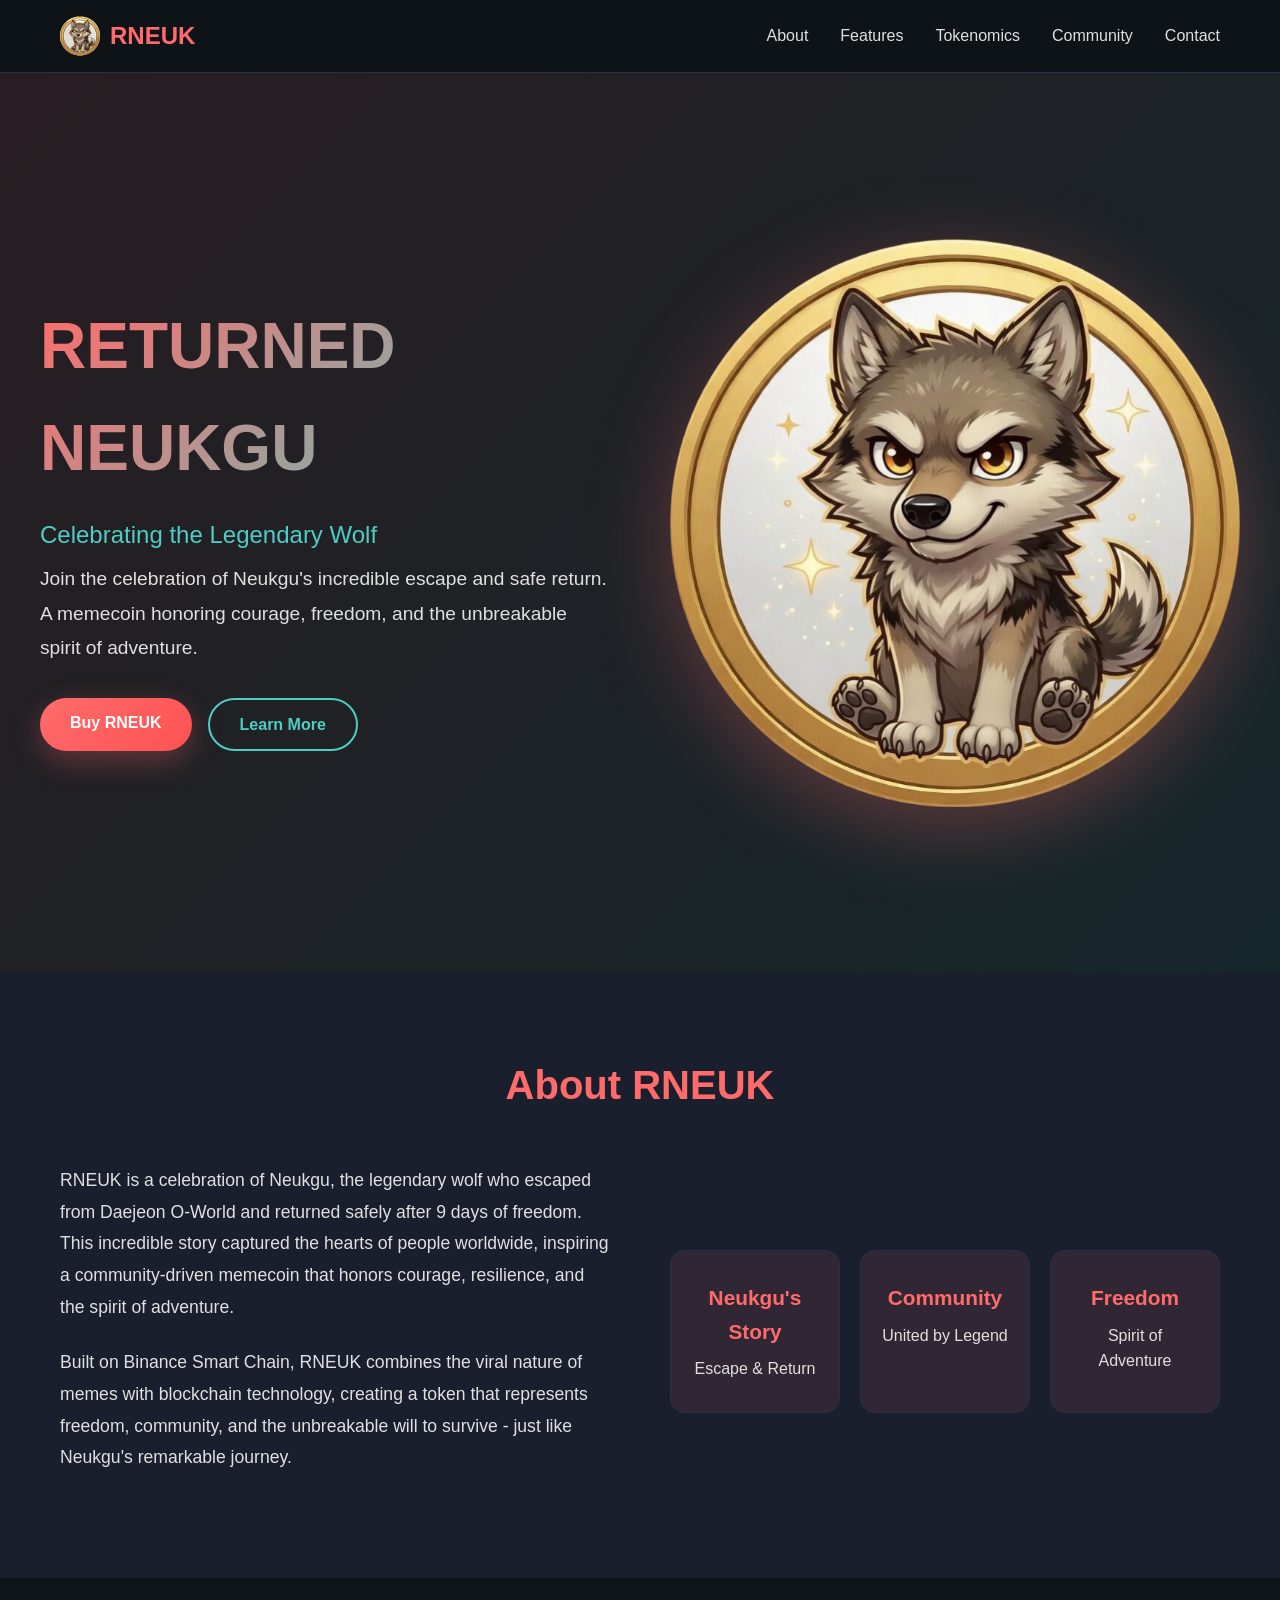
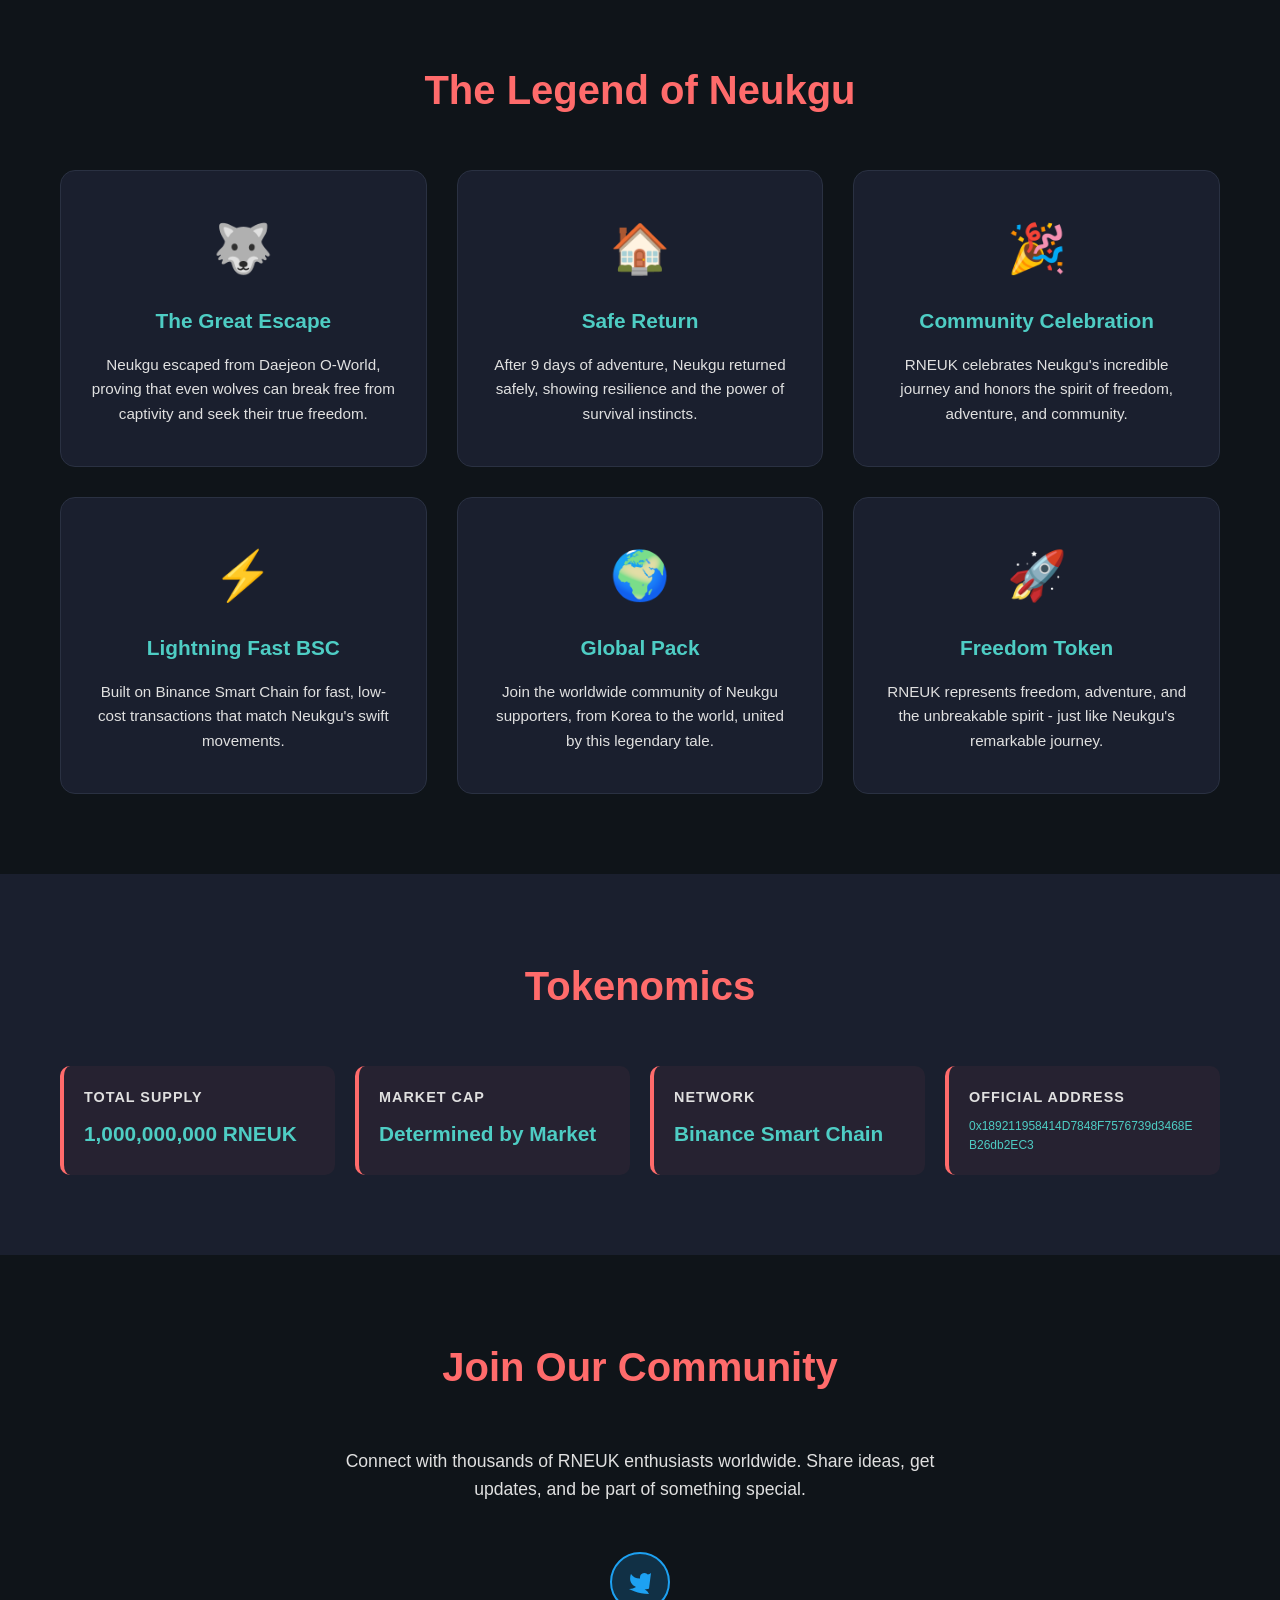
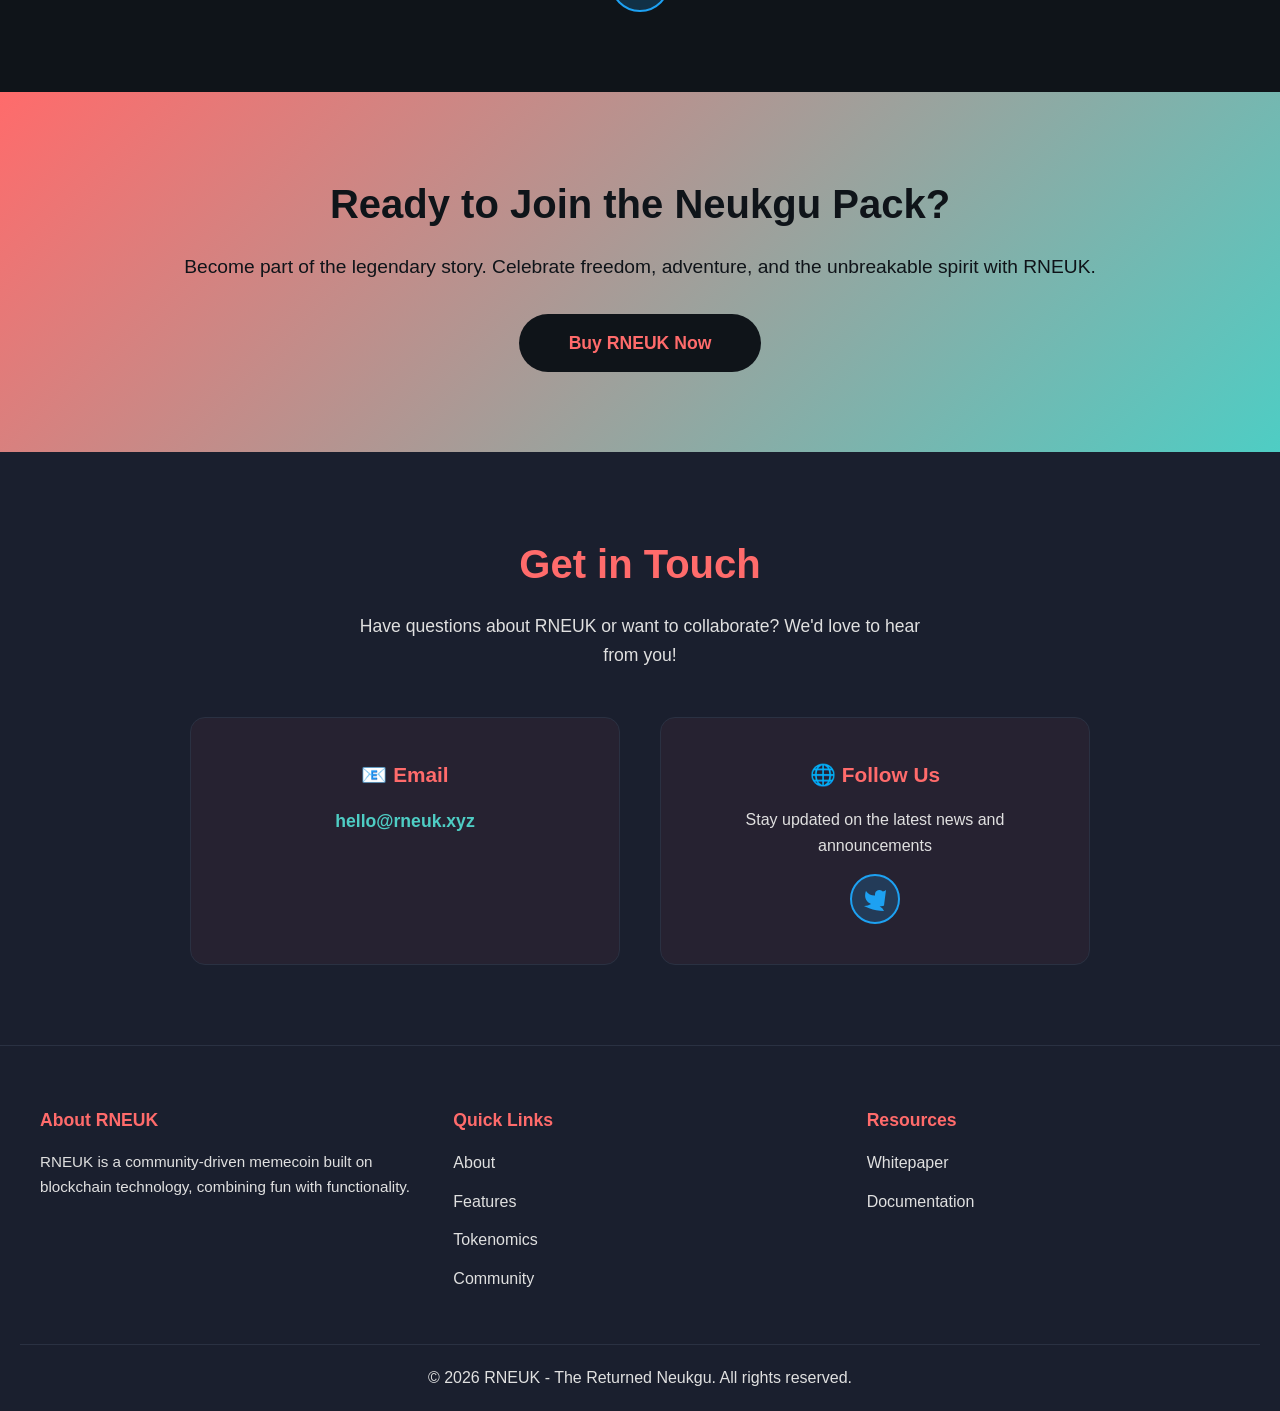
<file: index.html>
<!doctype html>
<html lang="en">
  <head>
    <meta charset="UTF-8" />
    <meta name="viewport" content="width=device-width, initial-scale=1.0" />
    <meta
      name="description"
      content="RNEUK - The Returned Neukgu Memecoin. Join the revolution of community-driven cryptocurrency."
    />
    <title>RNEUK - Returned Neukgu Memecoin</title>
    <link rel="stylesheet" href="styles.css" />
    <link rel="icon" type="image/svg+xml" href="static/logo.svg" />
  </head>
  <body>
    <!-- Navigation Bar -->
    <nav class="navbar">
      <div class="nav-container">
        <div class="nav-logo">
          <img src="static/logo.svg" alt="RNEUK Logo" class="logo-img" />
          <span>RNEUK</span>
        </div>
        <ul class="nav-menu">
          <li><a href="#about">About</a></li>
          <li><a href="#features">Features</a></li>
          <li><a href="#tokenomics">Tokenomics</a></li>
          <li><a href="#community">Community</a></li>
          <li><a href="#contact">Contact</a></li>
        </ul>
        <div class="hamburger">
          <span></span>
          <span></span>
          <span></span>
        </div>
      </div>
    </nav>

    <!-- Hero Section -->
    <section class="hero">
      <div class="hero-content">
        <div class="hero-text">
          <h1>RETURNED NEUKGU</h1>
          <p class="tagline">Celebrating the Legendary Wolf</p>
          <p class="subtitle">
            Join the celebration of Neukgu's incredible escape and safe return.
            A memecoin honoring courage, freedom, and the unbreakable spirit of
            adventure.
          </p>
          <div class="hero-buttons">
            <a
              href="https://pancakeswap.finance/swap?inputCurrency=BNB&outputCurrency=0x189211958414D7848F7576739d3468EB26db2EC3"
              target="_blank"
              class="btn btn-primary"
              >Buy RNEUK</a
            >
            <a href="#about" class="btn btn-secondary">Learn More</a>
          </div>
        </div>
        <div class="hero-image">
          <img src="static/rneuk-remove-bg.png" alt="RNEUK Coin" />
        </div>
      </div>
    </section>

    <!-- About Section -->
    <section id="about" class="about">
      <div class="container">
        <h2>About RNEUK</h2>
        <div class="about-content">
          <div class="about-text">
            <p>
              RNEUK is a celebration of Neukgu, the legendary wolf who escaped
              from Daejeon O-World and returned safely after 9 days of freedom.
              This incredible story captured the hearts of people worldwide,
              inspiring a community-driven memecoin that honors courage,
              resilience, and the spirit of adventure.
            </p>
            <p>
              Built on Binance Smart Chain, RNEUK combines the viral nature of
              memes with blockchain technology, creating a token that represents
              freedom, community, and the unbreakable will to survive - just
              like Neukgu's remarkable journey.
            </p>
          </div>
          <div class="about-stats">
            <div class="stat-item">
              <h3>Neukgu's Story</h3>
              <p>Escape & Return</p>
            </div>
            <div class="stat-item">
              <h3>Community</h3>
              <p>United by Legend</p>
            </div>
            <div class="stat-item">
              <h3>Freedom</h3>
              <p>Spirit of Adventure</p>
            </div>
          </div>
        </div>
      </div>
    </section>

    <!-- Features Section -->
    <section id="features" class="features">
      <div class="container">
        <h2>The Legend of Neukgu</h2>
        <div class="features-grid">
          <div class="feature-card">
            <div class="feature-icon">🐺</div>
            <h3>The Great Escape</h3>
            <p>
              Neukgu escaped from Daejeon O-World, proving that even wolves can
              break free from captivity and seek their true freedom.
            </p>
          </div>
          <div class="feature-card">
            <div class="feature-icon">🏠</div>
            <h3>Safe Return</h3>
            <p>
              After 9 days of adventure, Neukgu returned safely, showing
              resilience and the power of survival instincts.
            </p>
          </div>
          <div class="feature-card">
            <div class="feature-icon">🎉</div>
            <h3>Community Celebration</h3>
            <p>
              RNEUK celebrates Neukgu's incredible journey and honors the spirit
              of freedom, adventure, and community.
            </p>
          </div>
          <div class="feature-card">
            <div class="feature-icon">⚡</div>
            <h3>Lightning Fast BSC</h3>
            <p>
              Built on Binance Smart Chain for fast, low-cost transactions that
              match Neukgu's swift movements.
            </p>
          </div>
          <div class="feature-card">
            <div class="feature-icon">🌍</div>
            <h3>Global Pack</h3>
            <p>
              Join the worldwide community of Neukgu supporters, from Korea to
              the world, united by this legendary tale.
            </p>
          </div>
          <div class="feature-card">
            <div class="feature-icon">🚀</div>
            <h3>Freedom Token</h3>
            <p>
              RNEUK represents freedom, adventure, and the unbreakable spirit -
              just like Neukgu's remarkable journey.
            </p>
          </div>
        </div>
      </div>
    </section>

    <!-- Tokenomics Section -->
    <section id="tokenomics" class="tokenomics">
      <div class="container">
        <h2>Tokenomics</h2>
        <div class="tokenomics-content">
          <div class="tokenomics-info">
            <div class="info-item">
              <label>Total Supply</label>
              <value>1,000,000,000 RNEUK</value>
            </div>
            <div class="info-item">
              <label>Market Cap</label>
              <value>Determined by Market</value>
            </div>
            <div class="info-item">
              <label>Network</label>
              <value>Binance Smart Chain</value>
            </div>
            <div class="info-item">
              <label>Official Address</label>
              <value
                style="
                  font-size: 0.75rem;
                  word-break: break-all;
                  font-weight: normal;
                "
                >0x189211958414D7848F7576739d3468EB26db2EC3</value
              >
            </div>
          </div>
        </div>
      </div>
    </section>

    <!-- Community Section -->
    <section id="community" class="community">
      <div class="container">
        <h2>Join Our Community</h2>
        <p class="community-description">
          Connect with thousands of RNEUK enthusiasts worldwide. Share ideas,
          get updates, and be part of something special.
        </p>
        <div class="social-links">
          <a
            href="https://twitter.com/RNEUK2026"
            target="_blank"
            class="social-btn twitter"
            title="Twitter"
          >
            <svg width="24" height="24" viewBox="0 0 24 24" fill="currentColor">
              <path
                d="M23 3a10.9 10.9 0 01-3.14 1.53 4.48 4.48 0 00-7.86 3v1A10.66 10.66 0 013 4s-4 9 5 13a11.64 11.64 0 01-7 2s9 5 20 5a9.5 9.5 0 00-9-5.5c4.75 2.25 9 0 9 0"
              />
            </svg>
          </a>
        </div>
      </div>
    </section>

    <!-- CTA Section -->
    <section class="cta">
      <div class="container">
        <h2>Ready to Join the Neukgu Pack?</h2>
        <p>
          Become part of the legendary story. Celebrate freedom, adventure, and
          the unbreakable spirit with RNEUK.
        </p>
        <a
          href="https://pancakeswap.finance/swap?inputCurrency=BNB&outputCurrency=0x189211958414D7848F7576739d3468EB26db2EC3"
          target="_blank"
          class="btn btn-large"
          >Buy RNEUK Now</a
        >
      </div>
    </section>

    <!-- Contact Section -->
    <section id="contact" class="contact">
      <div class="container">
        <h2>Get in Touch</h2>
        <p class="contact-description">
          Have questions about RNEUK or want to collaborate? We'd love to hear
          from you!
        </p>
        <div class="contact-content">
          <div class="contact-info">
            <h3>📧 Email</h3>
            <p>
              <a href="mailto:hello@rneuk.xyz">hello@rneuk.xyz</a>
            </p>
          </div>
          <div class="contact-info">
            <h3>🌐 Follow Us</h3>
            <p>Stay updated on the latest news and announcements</p>
            <div class="social-links-contact">
              <a
                href="https://twitter.com/RNEUK2026"
                target="_blank"
                class="social-btn twitter"
                title="Twitter"
              >
                <svg
                  width="24"
                  height="24"
                  viewBox="0 0 24 24"
                  fill="currentColor"
                >
                  <path
                    d="M23 3a10.9 10.9 0 01-3.14 1.53 4.48 4.48 0 00-7.86 3v1A10.66 10.66 0 013 4s-4 9 5 13a11.64 11.64 0 01-7 2s9 5 20 5a9.5 9.5 0 00-9-5.5c4.75 2.25 9 0 9 0"
                  />
                </svg>
              </a>
              <!-- <a href="#" class="social-btn telegram" title="Telegram">
                <svg
                  width="24"
                  height="24"
                  viewBox="0 0 24 24"
                  fill="currentColor"
                >
                  <path
                    d="M16.192 4.75c-4.75 0-8.75 3.5-8.75 7.75s3.75 7.75 8.75 7.75 8.75-3.5 8.75-7.75-4 0-8.75-7.75z"
                  />
                </svg>
              </a>
              <a href="#" class="social-btn discord" title="Discord">
                <svg
                  width="24"
                  height="24"
                  viewBox="0 0 24 24"
                  fill="currentColor"
                >
                  <path
                    d="M20.317 4.37a19.791 19.791 0 00-4.885-1.515a.074.074 0 00-.079.037c-.211.375-.444.864-.607 1.25a18.27 18.27 0 00-5.487 0c-.163-.386-.396-.875-.607-1.25a.077.077 0 00-.079-.037A19.736 19.736 0 003.677 4.37a.07.07 0 00-.032.027C.533 9.046-.32 13.58.099 18.057a.082.082 0 00.031.057 19.9 19.9 0 005.993 3.03a.078.078 0 00.084-.028c.462-.63.874-1.295 1.226-1.994a.076.076 0 00-.042-.106 13.107 13.107 0 01-1.872-.892a.077.077 0 01-.008-.128c.126-.094.252-.192.372-.291a.074.074 0 01.077-.01c3.928 1.793 8.18 1.793 12.062 0a.074.074 0 01.078.009c.12.099.246.198.373.292a.077.077 0 01-.006.127c-.598.35-1.222.645-1.873.891a.076.076 0 00-.041.107c.352.699.765 1.364 1.225 1.994a.076.076 0 00.084.028 19.882 19.882 0 006.002-3.03a.077.077 0 00.032-.054c.5-4.786-.838-8.895-3.551-12.542a.061.061 0 00-.031-.028zM8.02 15.33c-1.183 0-2.157-.965-2.157-2.156c0-1.193.93-2.157 2.157-2.157c1.226 0 2.157.964 2.157 2.157c0 1.19-.93 2.155-2.157 2.155zm7.975 0c-1.183 0-2.157-.965-2.157-2.156c0-1.193.93-2.157 2.157-2.157c1.226 0 2.157.964 2.157 2.157c0 1.19-.931 2.155-2.157 2.155z"
                  />
                </svg>
              </a> -->
            </div>
          </div>
        </div>
      </div>
    </section>

    <!-- Footer -->
    <footer class="footer">
      <div class="footer-content">
        <div class="footer-section">
          <h4>About RNEUK</h4>
          <p>
            RNEUK is a community-driven memecoin built on blockchain technology,
            combining fun with functionality.
          </p>
        </div>
        <div class="footer-section">
          <h4>Quick Links</h4>
          <ul>
            <li><a href="#about">About</a></li>
            <li><a href="#features">Features</a></li>
            <li><a href="#tokenomics">Tokenomics</a></li>
            <li><a href="#community">Community</a></li>
          </ul>
        </div>
        <div class="footer-section">
          <h4>Resources</h4>
          <ul>
            <li><a href="#">Whitepaper</a></li>
            <li><a href="#">Documentation</a></li>
            <!-- <li><a href="#">GitHub</a></li>
            <li><a href="#">Roadmap</a></li> -->
          </ul>
        </div>
        <!-- <div class="footer-section">
          <h4>Legal</h4>
          <ul>
            <li><a href="#">Privacy Policy</a></li>
            <li><a href="#">Terms of Service</a></li>
            <li><a href="#">Disclaimer</a></li>
          </ul>
        </div> -->
      </div>
      <div class="footer-bottom">
        <p>&copy; 2026 RNEUK - The Returned Neukgu. All rights reserved.</p>
      </div>
    </footer>

    <script src="script.js"></script>
  </body>
</html>
</file>
<file: styles.css>
/* ================================
   Global Styles & Variables
   ================================ */

:root {
  --primary-color: #ff6b6b;
  --secondary-color: #4ecdc4;
  --accent-color: #ffe66d;
  --dark-bg: #0f1419;
  --light-bg: #1a1f2e;
  --text-light: #e0e0e0;
  --text-dark: #0f1419;
  --border-color: #2a3142;
}

* {
  margin: 0;
  padding: 0;
  box-sizing: border-box;
}

html {
  scroll-behavior: smooth;
}

body {
  font-family: "Segoe UI", Tahoma, Geneva, Verdana, sans-serif;
  background-color: var(--dark-bg);
  color: var(--text-light);
  line-height: 1.6;
}

.container {
  max-width: 1200px;
  margin: 0 auto;
  padding: 0 20px;
}

/* ================================
   Navigation Bar
   ================================ */

.navbar {
  background-color: rgba(15, 20, 25, 0.95);
  backdrop-filter: blur(10px);
  padding: 1rem 0;
  position: sticky;
  top: 0;
  z-index: 1000;
  border-bottom: 1px solid var(--border-color);
}

.nav-container {
  max-width: 1200px;
  margin: 0 auto;
  padding: 0 20px;
  display: flex;
  justify-content: space-between;
  align-items: center;
}

.nav-logo {
  display: flex;
  align-items: center;
  font-size: 1.5rem;
  font-weight: bold;
  color: var(--primary-color);
  text-decoration: none;
  gap: 10px;
}

.logo-img {
  width: 40px;
  height: 40px;
}

.nav-menu {
  display: flex;
  list-style: none;
  gap: 2rem;
}

.nav-menu a {
  color: var(--text-light);
  text-decoration: none;
  transition: color 0.3s ease;
  font-weight: 500;
}

.nav-menu a:hover {
  color: var(--primary-color);
}

.hamburger {
  display: none;
  flex-direction: column;
  cursor: pointer;
}

.hamburger span {
  width: 25px;
  height: 3px;
  background-color: var(--primary-color);
  margin: 5px 0;
  transition: 0.3s;
}

.hamburger.active span:nth-child(1) {
  transform: rotate(45deg) translate(10px, 10px);
}

.hamburger.active span:nth-child(2) {
  opacity: 0;
}

.hamburger.active span:nth-child(3) {
  transform: rotate(-45deg) translate(7px, -7px);
}

/* ================================
   Hero Section
   ================================ */

.hero {
  padding: 120px 20px;
  background: linear-gradient(
    135deg,
    rgba(255, 107, 107, 0.1) 0%,
    rgba(78, 205, 196, 0.1) 100%
  );
  min-height: 100vh;
  display: flex;
  align-items: center;
}

.hero-content {
  max-width: 1200px;
  margin: 0 auto;
  display: grid;
  grid-template-columns: 1fr 1fr;
  gap: 60px;
  align-items: center;
  width: 100%;
}

.hero-text h1 {
  font-size: 4rem;
  font-weight: bold;
  margin-bottom: 1rem;
  background: linear-gradient(
    135deg,
    var(--primary-color),
    var(--secondary-color)
  );
  -webkit-background-clip: text;
  -webkit-text-fill-color: transparent;
  background-clip: text;
}

.hero-text .tagline {
  font-size: 1.5rem;
  color: var(--secondary-color);
  margin-bottom: 0.5rem;
}

.hero-text .subtitle {
  font-size: 1.2rem;
  color: var(--text-light);
  margin-bottom: 2rem;
  line-height: 1.8;
}

.hero-buttons {
  display: flex;
  gap: 1rem;
  flex-wrap: wrap;
}

.btn {
  padding: 12px 30px;
  border-radius: 50px;
  font-size: 1rem;
  font-weight: 600;
  text-decoration: none;
  transition: all 0.3s ease;
  border: none;
  cursor: pointer;
  display: inline-block;
}

.btn-primary {
  background: linear-gradient(135deg, var(--primary-color), #ff5252);
  color: white;
  box-shadow: 0 10px 30px rgba(255, 107, 107, 0.3);
}

.btn-primary:hover {
  transform: translateY(-3px);
  box-shadow: 0 15px 40px rgba(255, 107, 107, 0.4);
}

.btn-secondary {
  background-color: transparent;
  color: var(--secondary-color);
  border: 2px solid var(--secondary-color);
}

.btn-secondary:hover {
  background-color: var(--secondary-color);
  color: var(--dark-bg);
}

.btn-large {
  padding: 15px 50px;
  font-size: 1.1rem;
}

.hero-image {
  display: flex;
  justify-content: center;
  align-items: center;
}

.hero-image img {
  max-width: 100%;
  height: auto;
  filter: drop-shadow(0 20px 40px rgba(255, 107, 107, 0.3));
  animation: float 3s ease-in-out infinite;
}

@keyframes float {
  0%,
  100% {
    transform: translateY(0px);
  }
  50% {
    transform: translateY(-20px);
  }
}

/* ================================
   About Section
   ================================ */

.about {
  padding: 80px 20px;
  background-color: var(--light-bg);
}

.about h2,
.features h2,
.tokenomics h2,
.community h2,
.cta h2 {
  font-size: 2.5rem;
  margin-bottom: 3rem;
  text-align: center;
  color: var(--primary-color);
}

.about-content {
  display: grid;
  grid-template-columns: 1fr 1fr;
  gap: 60px;
  align-items: center;
}

.about-text p {
  font-size: 1.1rem;
  margin-bottom: 1.5rem;
  line-height: 1.8;
  color: var(--text-light);
}

.about-stats {
  display: grid;
  grid-template-columns: repeat(3, 1fr);
  gap: 20px;
}

.stat-item {
  background-color: rgba(255, 107, 107, 0.1);
  padding: 30px 20px;
  border-radius: 15px;
  text-align: center;
  border: 1px solid var(--border-color);
}

.stat-item h3 {
  color: var(--primary-color);
  font-size: 1.3rem;
  margin-bottom: 0.5rem;
}

.stat-item p {
  color: var(--text-light);
  margin: 0;
}

/* ================================
   Features Section
   ================================ */

.features {
  padding: 80px 20px;
  background-color: var(--dark-bg);
}

.features-grid {
  display: grid;
  grid-template-columns: repeat(auto-fit, minmax(300px, 1fr));
  gap: 30px;
}

.feature-card {
  background-color: var(--light-bg);
  padding: 40px 30px;
  border-radius: 15px;
  border: 1px solid var(--border-color);
  text-align: center;
  transition: all 0.3s ease;
  cursor: pointer;
}

.feature-card:hover {
  transform: translateY(-10px);
  border-color: var(--primary-color);
  box-shadow: 0 20px 40px rgba(255, 107, 107, 0.2);
}

.feature-icon {
  font-size: 3rem;
  margin-bottom: 1rem;
}

.feature-card h3 {
  font-size: 1.3rem;
  margin-bottom: 1rem;
  color: var(--secondary-color);
}

.feature-card p {
  color: var(--text-light);
  font-size: 0.95rem;
  line-height: 1.6;
}

/* ================================
   Tokenomics Section
   ================================ */

.tokenomics {
  padding: 80px 20px;
  background-color: var(--light-bg);
}

.tokenomics-content {
  display: grid;
  grid-template-columns: 1fr;
  gap: 60px;
  align-items: start;
}

.tokenomics-info {
  display: grid;
  grid-template-columns: repeat(4, 1fr);
  gap: 20px;
}

.info-item {
  background-color: rgba(255, 107, 107, 0.05);
  padding: 20px;
  border-radius: 10px;
  border-left: 4px solid var(--primary-color);
}

.info-item label {
  display: block;
  color: var(--text-light);
  font-size: 0.9rem;
  text-transform: uppercase;
  letter-spacing: 1px;
  margin-bottom: 0.5rem;
  font-weight: 600;
}

.info-item value {
  display: block;
  color: var(--secondary-color);
  font-size: 1.3rem;
  font-weight: bold;
}

/* ================================
   Community Section
   ================================ */

.community {
  padding: 80px 20px;
  background-color: var(--dark-bg);
  text-align: center;
}

.community-description {
  font-size: 1.1rem;
  color: var(--text-light);
  margin-bottom: 3rem;
  max-width: 600px;
  margin-left: auto;
  margin-right: auto;
}

.social-links {
  display: flex;
  justify-content: center;
  gap: 30px;
  flex-wrap: wrap;
}

.social-btn {
  width: 60px;
  height: 60px;
  border-radius: 50%;
  display: flex;
  align-items: center;
  justify-content: center;
  color: white;
  transition: all 0.3s ease;
  border: 2px solid var(--border-color);
}

.social-btn:hover {
  transform: translateY(-5px);
}

.social-btn.twitter {
  background-color: rgba(29, 161, 242, 0.2);
  border-color: #1da1f2;
  color: #1da1f2;
}

.social-btn.twitter:hover {
  background-color: #1da1f2;
  color: white;
}

.social-btn.telegram {
  background-color: rgba(0, 136, 204, 0.2);
  border-color: #0088cc;
  color: #0088cc;
}

.social-btn.telegram:hover {
  background-color: #0088cc;
  color: white;
}

.social-btn.discord {
  background-color: rgba(88, 101, 242, 0.2);
  border-color: #5865f2;
  color: #5865f2;
}

.social-btn.discord:hover {
  background-color: #5865f2;
  color: white;
}

.social-btn.reddit {
  background-color: rgba(255, 69, 0, 0.2);
  border-color: #ff4500;
  color: #ff4500;
}

.social-btn.reddit:hover {
  background-color: #ff4500;
  color: white;
}

/* ================================
   Contact Section
   ================================ */

.contact {
  padding: 80px 20px;
  background-color: var(--light-bg);
}

.contact h2 {
  font-size: 2.5rem;
  margin-bottom: 1rem;
  text-align: center;
  color: var(--primary-color);
}

.contact-description {
  font-size: 1.1rem;
  color: var(--text-light);
  margin-bottom: 3rem;
  max-width: 600px;
  margin-left: auto;
  margin-right: auto;
  text-align: center;
}

.contact-content {
  display: grid;
  grid-template-columns: repeat(auto-fit, minmax(300px, 1fr));
  gap: 40px;
  max-width: 900px;
  margin: 0 auto;
}

.contact-info {
  background-color: rgba(255, 107, 107, 0.05);
  padding: 40px 30px;
  border-radius: 15px;
  border: 1px solid var(--border-color);
  text-align: center;
}

.contact-info h3 {
  color: var(--primary-color);
  font-size: 1.3rem;
  margin-bottom: 1rem;
}

.contact-info p {
  color: var(--text-light);
  font-size: 1rem;
  margin-bottom: 1rem;
}

.contact-info a {
  color: var(--secondary-color);
  text-decoration: none;
  font-weight: bold;
  transition: color 0.3s ease;
  font-size: 1.1rem;
}

.contact-info a:hover {
  color: var(--primary-color);
}

.social-links-contact {
  display: flex;
  justify-content: center;
  gap: 20px;
  flex-wrap: wrap;
  margin-top: 1rem;
}

.social-links-contact .social-btn {
  width: 50px;
  height: 50px;
}

/* ================================
   CTA Section
   ================================ */

.cta {
  padding: 80px 20px;
  background: linear-gradient(
    135deg,
    var(--primary-color),
    var(--secondary-color)
  );
  text-align: center;
}

.cta h2 {
  color: var(--dark-bg);
  font-size: 2.5rem;
  margin-bottom: 1rem;
}

.cta p {
  color: var(--dark-bg);
  font-size: 1.2rem;
  margin-bottom: 2rem;
}

.cta .btn {
  background-color: var(--dark-bg);
  color: var(--primary-color);
  font-weight: 700;
}

.cta .btn:hover {
  background-color: var(--dark-bg);
  transform: scale(1.05);
}

/* ================================
   Footer
   ================================ */

.footer {
  background-color: var(--light-bg);
  padding: 60px 20px 20px;
  border-top: 1px solid var(--border-color);
}

.footer-content {
  max-width: 1200px;
  margin: 0 auto;
  display: grid;
  grid-template-columns: repeat(auto-fit, minmax(250px, 1fr));
  gap: 40px;
  margin-bottom: 40px;
}

.footer-section h4 {
  color: var(--primary-color);
  margin-bottom: 1rem;
  font-size: 1.1rem;
}

.footer-section p {
  color: var(--text-light);
  font-size: 0.95rem;
  line-height: 1.6;
}

.footer-section ul {
  list-style: none;
}

.footer-section ul li {
  margin-bottom: 0.8rem;
}

.footer-section a {
  color: var(--text-light);
  text-decoration: none;
  transition: color 0.3s ease;
}

.footer-section a:hover {
  color: var(--primary-color);
}

.footer-bottom {
  text-align: center;
  padding-top: 20px;
  border-top: 1px solid var(--border-color);
  color: var(--text-light);
}

/* ================================
   Responsive Design
   ================================ */

@media (max-width: 768px) {
  .nav-menu {
    position: absolute;
    left: 0;
    top: 60px;
    flex-direction: column;
    background-color: rgba(15, 20, 25, 0.98);
    width: 100%;
    text-align: center;
    display: none;
    border-bottom: 1px solid var(--border-color);
  }

  .nav-menu.active {
    display: flex;
  }

  .nav-menu li {
    padding: 1rem 0;
    border-bottom: 1px solid var(--border-color);
  }

  .nav-menu li:last-child {
    border-bottom: none;
  }

  .hamburger {
    display: flex;
  }

  .hero-content {
    grid-template-columns: 1fr;
    gap: 30px;
  }

  .hero-text h1 {
    font-size: 2.5rem;
  }

  .hero-text .tagline {
    font-size: 1.2rem;
  }

  .about-content,
  .tokenomics-content {
    grid-template-columns: 1fr;
    gap: 40px;
  }

  .about-stats {
    grid-template-columns: 1fr;
  }

  .about h2,
  .features h2,
  .tokenomics h2,
  .community h2,
  .contact h2,
  .cta h2 {
    font-size: 2rem;
  }

  .features-grid {
    grid-template-columns: 1fr;
  }

  .tokenomics-info {
    grid-template-columns: repeat(2, 1fr);
  }

  .footer-content {
    grid-template-columns: 1fr;
    gap: 30px;
  }

  .social-links {
    gap: 20px;
  }

  .contact-content {
    grid-template-columns: 1fr;
  }

  .social-btn {
    width: 50px;
    height: 50px;
  }
}

@media (max-width: 480px) {
  .hero-text h1 {
    font-size: 2rem;
  }

  .hero-text .tagline {
    font-size: 1rem;
  }

  .hero-text .subtitle {
    font-size: 0.95rem;
  }

  .hero-buttons {
    flex-direction: column;
  }

  .btn {
    width: 100%;
    text-align: center;
  }

  .nav-logo {
    font-size: 1.2rem;
  }

  .logo-img {
    width: 30px;
    height: 30px;
  }
}
</file>
